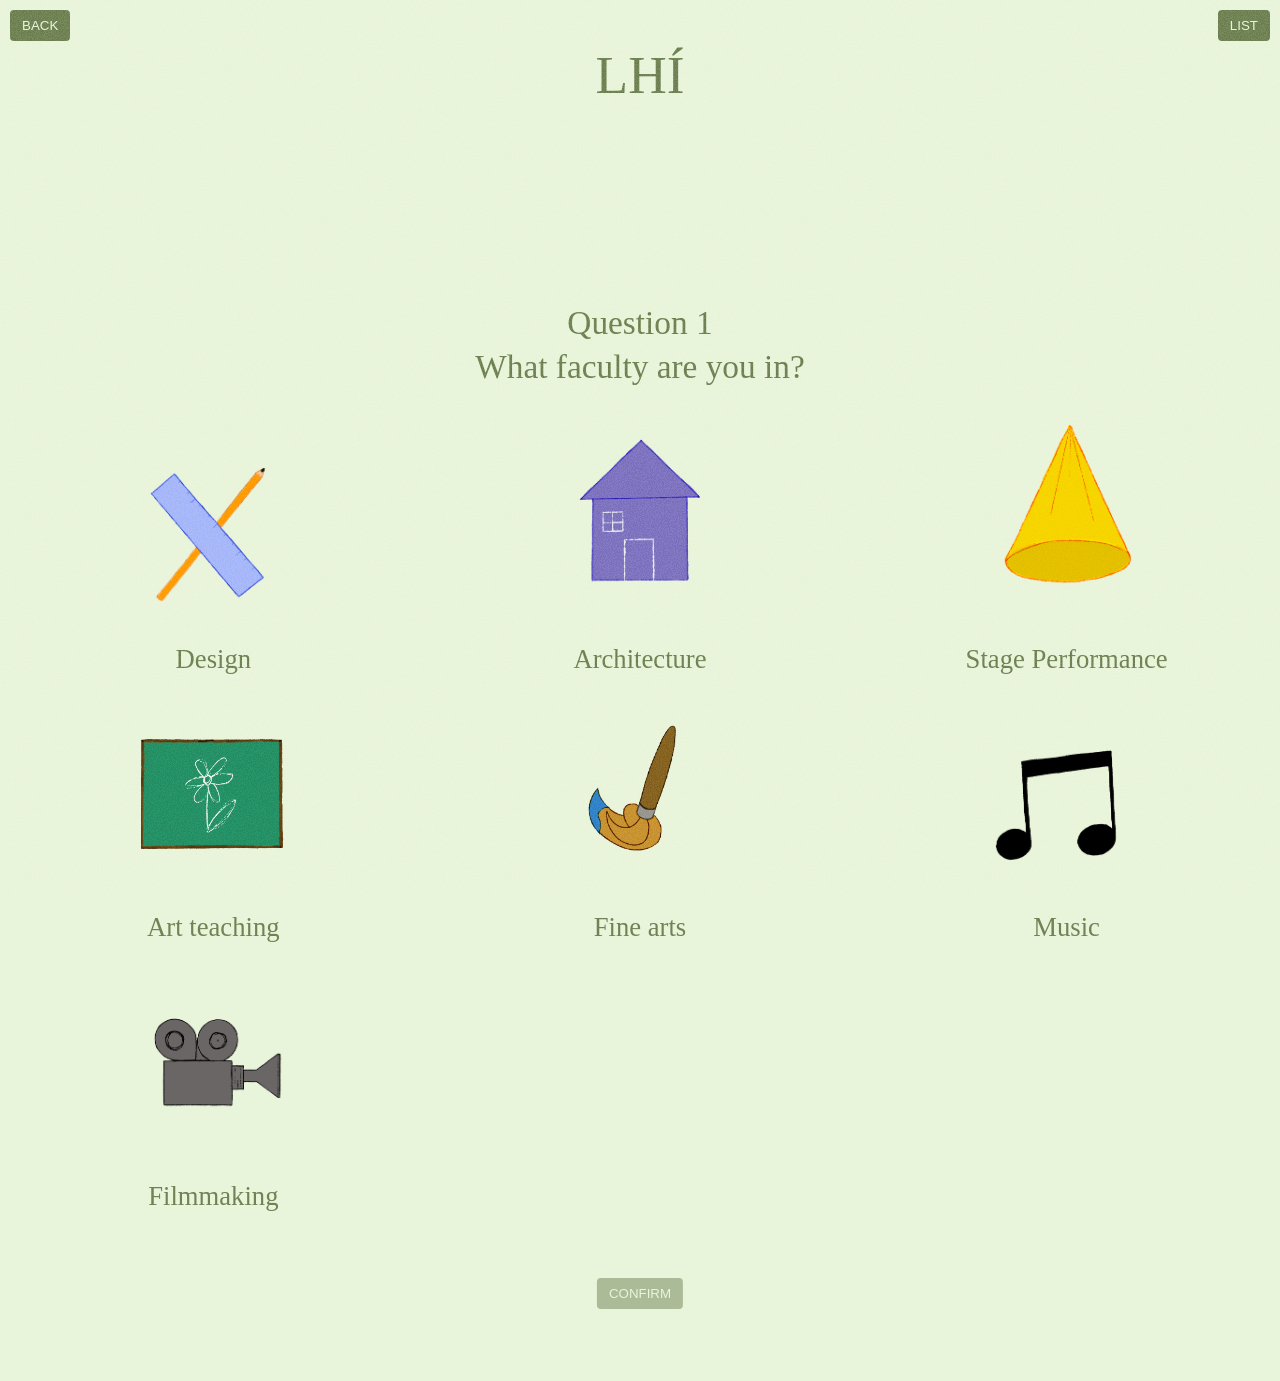
<file: LHI.html>
<!DOCTYPE html>
<html lang="en">
<head>
<meta charset="UTF-8" />
<title>LHÍ book quiz</title>
<link href="quizz.css" rel="stylesheet">
</head>
  
<body>
  <div class="grain-overlay" aria-hidden="true"></div>
  
<nav>
  <h1>LHÍ</h1>
  <button class="list-button" onclick="window.location='LISTI.html'">LIST</button>
  <button class="back-button" onclick="window.location='index.html'">BACK</button>
</nav>
  
<div class="questionblock">
  <div class="question">
    <h2 style="color:#718355;margin-top: 164px"> Question 1</h2>
    <h2>What faculty are you in?</h2>
  </div>
  
  <div class="answers">
    <div class="answer answer1" id="Design" data-answer="Design" data-number="1">
            <img src="photos/Design.png" >
      <div class="value">Design</div>
    </div>
    
    <div class="answer answer1" id="Architecture" data-answer="Architecture" data-number="1">
      <img src="photos/Architecture_.png" >
      <div class="value">Architecture</div>
    </div>
    
    <div class="answer answer1" id="StagePerformance" data-answer="Stageperformance" data-number="1">
      <img src="photos/Stage.png" >
      <div class="value">Stage Performance</div>
    </div>
    
    <div class="answer answer1" id="ArtTeaching"  data-answer="Art teaching" data-number="1">
      <img src="photos/artteaching.png" >
      <div class="value">Art teaching</div>
    </div>
    
    <div class="answer answer1" id="FineArts"  data-answer="Fine arts" data-number="1">
      <img src="photos/Fine_Arts.png" >
      <div class="value">Fine arts</div>
    </div>
    
    <div class="answer answer1" id="Music"  data-answer="Music" data-number="1">
      <img src="photos/Music.png" >
      <div class="value">Music</div>
    </div>
    
    <div class="answer answer1" id="Filmmaking"  data-answer="Filmmaking" data-number="1">
      <img src="photos/filmmaking.png" >
      <div class="value">Filmmaking</div>
    </div>
    
  </div>
    
</div>
  
<div class="questionblock" id="extraquestion">
  <div class="question">
    <h2 style="color:#718355;margin-top: 164px"> Question 2</h2>
    <h2>What department are you in?</h2>
  </div>
  
  <div class="answers">
    <div class="answer answer2 Design" id="GraphicDesign" data-answer="Graphic design" data-number="2">
            <img src="photos/graphic.png" >
      <div class="value">Graphic Design</div>
    </div>
    
    <div class="answer answer2 Design" id="FashionDesign" data-answer="Fashion design" data-number="2">
      <img src="photos/fashion.png" >
      <div class="value">Fashion Design</div>
    </div>
    
    <div class="answer answer2 Design" id="ProductDesign" data-answer="Product design" data-number="2">
      <img src="photos/product.png" >
      <div class="value">Product Design</div>
    </div>
    
    <div class="answer answer2 Stageperformance" id="Playwriting"  data-answer="Playwriting" data-number="2">
      <img src="photos/playwriting.png" >
      <div class="value">Playwriting</div>
    </div>
    
    <div class="answer answer2 Stageperformance" id="Acting"  data-answer="Acting" data-number="2">
      <img src="photos/acting.png" >
      <div class="value">Acting</div>
    </div>
    
    <div class="answer answer2 Stageperformance" id="ContemporaryDance"  data-answer="Contemporary dance" data-number="2">
      <img src="photos/dance.png" >
      <div class="value">Contemporary Dance</div>
    </div>
    
    <div class="answer answer2 Music" id="Classical"  data-answer="Classical" data-number="2">
      <img src="photos/classical.png" >
      <div class="value">Classical</div>
    </div>
    
    <div class="answer answer2 Music" id="Composition"  data-answer="Composition" data-number="2">
      <img src="photos/composing.png" >
      <div class="value">Composition</div>
    </div>
    
    <div class="answer answer2 Music" id="Contemporary"  data-answer="Contemporary" data-number="2">
      <img src="photos/contemporary.png" >
      <div class="value">Contemporary</div>
    </div>
    
  </div>
    
</div>
  
<button class="send-button">CONFIRM</button>
    <br><br><br><br><br>

</body>
</html>

<script>

  
    var unselected = '#97A97C';
    var selected = '#718355';
  
    var generaljson = {
  "lhi": [
    {
      "Faculty": "Design",
      "Department": "Graphic design",
      "": "",
      "Book": "Logo Design ",
      "Author": "Julius Wiedemann",
      "Link": "https://www.rizzolibookstore.com/sites/rizzolibookstore.com/files/styles/product_main/public/timberImage/97/9783836556347.jpg?itok=EawGgn7h",
      "Description": ""
    },
    {
      "Faculty": "Design",
      "Department": "Graphic design",
      "": "",
      "Book": "History of Graphic Design",
      "Author": "Philip B. Megs, ",
      "Link": "https://m.media-amazon.com/images/I/51D7AMAjN6L._AC_UF1000,1000_QL80_.jpg",
      "Description": ""
    },
    {
      "Faculty": "Design",
      "Department": "Graphic design",
      "": "",
      "Book": " The Graphic Design Bible",
      "Author": "Heo Inglis",
      "Link": "https://m.media-amazon.com/images/I/71oVEFq8XEL._AC_UF1000,1000_QL80_.jpg",
      "Description": ""
    },
    {
      "Faculty": "Design",
      "Department": "Fashion design",
      "": "",
      "Book": "Fashion, Perversity, and the Sixties Laid Bare",
      "Author": "Fred Vermorel",
      "Link": "https://www.publishersweekly.com/cover/9780879516918",
      "Description": ""
    },
    {
      "Faculty": "Design",
      "Department": "Fashion design",
      "": "",
      "Book": " Sustainable Fashion,",
      "Author": "Wearme Fashion,",
      "Link": "https://cdn.waterstones.com/bookjackets/large/9788/4174/9788417412791.jpg",
      "Description": ""
    },
    {
      "Faculty": "Design",
      "Department": "Fashion design",
      "": "",
      "Book": "Art/Fashion in the 21st Century",
      "Author": "Michell Oakley Smith, Alison Kubler",
      "Link": "https://m.media-amazon.com/images/S/compressed.photo.goodreads.com/books/1367782474i/17573862.jpg",
      "Description": ""
    },
    {
      "Faculty": "Design",
      "Department": "Product design",
      "": "",
      "Book": "Apple Design",
      "Author": "Friedrich von Borries\n",
      "Link": "https://m.media-amazon.com/images/I/31iNqHinTcL._AC_UF1000,1000_QL80_.jpg",
      "Description": ""
    },
    {
      "Faculty": "Design",
      "Department": "Product design",
      "": "",
      "Book": "Scandinavian Design",
      "Author": "Charlotte Fiell,",
      "Link": "https://m.media-amazon.com/images/S/compressed.photo.goodreads.com/books/1347490474i/283915.jpg",
      "Description": ""
    },
    {
      "Faculty": "Design",
      "Department": "Product design",
      "": "",
      "Book": "Eames Design",
      "Author": "John Neuhart",
      "Link": "https://m.media-amazon.com/images/S/compressed.photo.goodreads.com/books/1328853109i/319492.jpg",
      "Description": ""
    },
    {
      "Faculty": "Architecture",
      "Department": "",
      "": "",
      "Book": "My Life as an Architect in Tokyo",
      "Author": "Kengo Kuma",
      "Link": "https://m.media-amazon.com/images/S/compressed.photo.goodreads.com/books/1624656459i/58412678.jpg",
      "Description": ""
    },
    {
      "Faculty": "Architecture",
      "Department": "",
      "": "",
      "Book": "Architect's Pocket Book",
      "Author": " Charlotte Baden-Powell",
      "Link": "https://m.media-amazon.com/images/S/compressed.photo.goodreads.com/books/1348469753i/4667492.jpg",
      "Description": ""
    },
    {
      "Faculty": "Architecture",
      "Department": "",
      "": "",
      "Book": "Theory and Design in the First Machine Age",
      "Author": "Reyner Banham",
      "Link": "https://m.media-amazon.com/images/S/compressed.photo.goodreads.com/books/1347370840i/199734.jpg",
      "Description": ""
    },
    {
      "Faculty": "Stageperformance",
      "Department": "Playwriting",
      "": "",
      "Book": "Script Supervising and Film Continuity",
      "Author": "Pat. P. Miller ",
      "Link": "https://m.media-amazon.com/images/S/compressed.photo.goodreads.com/books/1698951253i/149774068.jpg",
      "Description": ""
    },
    {
      "Faculty": "Stageperformance",
      "Department": "Playwriting",
      "": "",
      "Book": " The Writer's Journey",
      "Author": "Christopher Vogler",
      "Link": "https://m.media-amazon.com/images/I/81OSCchWimL._AC_UF1000,1000_QL80_.jpg",
      "Description": ""
    },
    {
      "Faculty": "Stageperformance",
      "Department": "Playwriting",
      "": "",
      "Book": "Communists, Cowboys, and Queers",
      "Author": " David Savran",
      "Link": "https://encrypted-tbn0.gstatic.com/images?q=tbn:ANd9GcQXd4LjmeaHQ9PXDriZVDF7QiDURnZk1IV4HoOGX0v9VrOLg1KndYjtRnE&s=10",
      "Description": ""
    },
    {
      "Faculty": "Stageperformance",
      "Department": "Acting",
      "": "",
      "Book": "Some of Me ",
      "Author": "Isabella Rossellini",
      "Link": "https://m.media-amazon.com/images/S/compressed.photo.goodreads.com/books/1387739403i/625317.jpg",
      "Description": ""
    },
    {
      "Faculty": "Stageperformance",
      "Department": "Acting",
      "": "",
      "Book": "Pageboy",
      "Author": "Elliot Page",
      "Link": "https://m.media-amazon.com/images/S/compressed.photo.goodreads.com/books/1670327813i/60473073.jpg",
      "Description": ""
    },
    {
      "Faculty": "Stageperformance",
      "Department": "Acting",
      "": "",
      "Book": "Directing Actors",
      "Author": "Judith Weston",
      "Link": "https://m.media-amazon.com/images/S/compressed.photo.goodreads.com/books/1395001839i/254807.jpg",
      "Description": ""
    },
    {
      "Faculty": "Stageperformance",
      "Department": "Contemporary dance",
      "": "",
      "Book": "Dance, Consumerism and Spirituality ",
      "Author": "C.S. Walter",
      "Link": "https://encrypted-tbn0.gstatic.com/images?q=tbn:ANd9GcRYHsiojJ5SwjDe3fh7XQwiHW3LGsAv1OEfE6-jsA1eIw&s",
      "Description": ""
    },
    {
      "Faculty": "Stageperformance",
      "Department": "Contemporary dance",
      "": "",
      "Book": "The Kabuki Theatre of Japan",
      "Author": "A.C. Scott",
      "Link": "https://m.media-amazon.com/images/I/81Z+HEaodVL._AC_UF350,350_QL50_.jpg",
      "Description": ""
    },
    {
      "Faculty": "Stageperformance",
      "Department": "Contemporary dance",
      "": "",
      "Book": "Decentering Dancing Texts",
      "Author": "Janet Lansdale",
      "Link": "https://encrypted-tbn0.gstatic.com/images?q=tbn:ANd9GcTRtAEp7vrYZrfliP5OcqG-8tIxEFbqfEqFEtkSXp3Vpg&s",
      "Description": ""
    },
    {
      "Faculty": "Filmmaking",
      "Department": "",
      "": "",
      "Book": "501 Must-See Movies  ",
      "Author": "Polly Manguel ",
      "Link": "https://m.media-amazon.com/images/S/compressed.photo.goodreads.com/books/1349876659i/16078665.jpg",
      "Description": ""
    },
    {
      "Faculty": "Filmmaking",
      "Department": "",
      "": "",
      "Book": "Make Trouble",
      "Author": "John Waters",
      "Link": "https://m.media-amazon.com/images/S/compressed.photo.goodreads.com/books/1492233900i/30753998.jpg",
      "Description": ""
    },
    {
      "Faculty": "Filmmaking",
      "Department": "",
      "": "",
      "Book": "Men, Women, and Chain Saws",
      "Author": "Carol J. CLover",
      "Link": "https://m.media-amazon.com/images/S/compressed.photo.goodreads.com/books/1348474893i/293192.jpg",
      "Description": ""
    },
    {
      "Faculty": "Art teaching",
      "Department": "",
      "": "",
      "Book": "Teaching Primary Music",
      "Author": "Alison Daubney",
      "Link": "https://m.media-amazon.com/images/S/compressed.photo.goodreads.com/books/1495338637i/33939502.jpg",
      "Description": ""
    },
    {
      "Faculty": "Art teaching",
      "Department": "",
      "": "",
      "Book": "Creative and Mental Growth: 5th Edition",
      "Author": "Viktor Lowenfeld",
      "Link": "https://pictures.abebooks.com/isbn/9780023720802-uk.jpg",
      "Description": ""
    },
    {
      "Faculty": "Fine arts",
      "Department": "",
      "": "",
      "Book": "The Painting of Modern Life  ",
      "Author": "Vija Celmins",
      "Link": "https://m.media-amazon.com/images/S/compressed.photo.goodreads.com/books/1266535763i/2093445.jpg",
      "Description": ""
    },
    {
      "Faculty": "Fine arts",
      "Department": "",
      "": "",
      "Book": "Hverra Manna Ertu?",
      "Author": "Hulda Hákon",
      "Link": "https://m.media-amazon.com/images/S/compressed.photo.goodreads.com/books/1635352177i/59464488.jpg",
      "Description": ""
    },
    {
      "Faculty": "Fine arts",
      "Department": "",
      "": "",
      "Book": "Everything Must Have a Name",
      "Author": "David Shrigley",
      "Link": "  https://encrypted-tbn0.gstatic.com/images?q=tbn:ANd9GcRk3igtnWX8sGiRGueAEq3JSZcX8t_e3BDzpydjGsSB3UCN6Eaq3KgplZsS&s=10",
      "Description": ""
    },
    {
      "Faculty": "Music",
      "Department": "Classical",
      "": "",
      "Book": "Chopin,",
      "Author": "Camille Bourniquel,",
      "Link": "https://m.media-amazon.com/images/S/compressed.photo.goodreads.com/books/1650459519i/3413033.jpg",
      "Description": ""
    },
    {
      "Faculty": "Music",
      "Department": "Composition",
      "": "",
      "Book": "Conceptualizing Music",
      "Author": "Lawrence M. Zbikowski",
      "Link": "https://m.media-amazon.com/images/I/618tQZPaE0L._AC_UF894,1000_QL80_.jpg",
      "Description": ""
    },
    {
      "Faculty": "Music",
      "Department": "Composition",
      "": "",
      "Book": "Composing Under the Skin",
      "Author": "Paul Craenen",
      "Link": "https://lup.be/wp-content/uploads/2024/01/66265_jpg_rgb_original-wpv_240x0.jpg",
      "Description": ""
    },
    {
      "Faculty": "Music",
      "Department": "Contemporary",
      "": "",
      "Book": "Musical Exoticism",
      "Author": "Ralph P. Locke",
      "Link": "https://m.media-amazon.com/images/S/compressed.photo.goodreads.com/books/1348765631i/6666011.jpg",
      "Description": ""
    },
    {
      "Faculty": "Music",
      "Department": "Contemporary",
      "": "",
      "Book": "Tónlist er Tónlist",
      "Author": "Arnar Eggert Thoroddsen",
      "Link": "https://arnareggert.is/wp-content/uploads/2013/10/tonlist-er-tonlist-kapa.jpg",
      "Description": ""
    }
  ]
};
    var generallength = generaljson.lhi.length;
    var answers = [];
  
    var extra = false;
    
    function extraQuestion(){
    
    document.getElementById('extraquestion').style.display = 'none';
    document.querySelectorAll('.answer2').forEach(function(element){

    element.style.display = 'none';

    });
  }
  
    extraQuestion();
  
    document.querySelectorAll('.answer').forEach(function(element){
        
        element.addEventListener('click', function(){
        
            let elementclass = element.dataset.number;
            
            if(elementclass == '1'){
                
                extraQuestion();
              
                document.querySelectorAll('.answer1').forEach(function(element){
                    
                    element.children[1].classList.remove('selected');
                  
                });
                
                answers[0] = element.dataset.answer;
              
                //Checking if extra answers need to be offered
                if(element.dataset.answer == 'Design' || element.dataset.answer == 'Stageperformance' || element.dataset.answer == 'Music' ){
                
                  let extraa = element.dataset.answer;
                  
                  document.getElementById('extraquestion').style.display = 'block';
                  
                  document.querySelectorAll('.'+extraa).forEach(function(element){
    
                    element.style.display = 'flex';

                  })
                  
                  extra = true;
                  
                }else{
                  answers.splice(1); 
                  extra = false;
                }
                
            }else if(elementclass == '2'){
                
                document.querySelectorAll('.answer2').forEach(function(element){
                    
                  
                  element.children[1].classList.remove('selected');
                    
                });
                
                answers[1] = element.dataset.answer;
                
            };
            
            element.children[1].classList.add('selected');
        
          if(answers.length == 1 && document.getElementById('extraquestion').style.display == 'none' || answers.length == 2){
          document.querySelector('.send-button').style.pointerEvents = 'all';
          document.querySelector('.send-button').style.opacity = 1;
          }
          
          console.log(answers);
          
          
        })
        
    });
  
    document.querySelector('.send-button').addEventListener('click', function(){
      
      document.querySelectorAll('.questionblock').forEach(function(element){
        
        element.style.display = 'none';
        
      })
      
      for(var i=0; i<generallength; i++){

              if(generaljson.lhi[i].Faculty == answers[0] && extra == false || generaljson.lhi[i].Faculty == answers[0] && generaljson.lhi[i].Department == answers[1]){
                  
                  document.querySelector('body').insertAdjacentHTML('beforeend', '<div class="Book" id="Book'+i+'" id="b'+i+'"><img id="Bookimg'+i+'" src="" ><div class="booktitle" id="booktitle'+i+'"></div><div class="bookauthor" id="bookauthor'+i+'"></div><div class="bookdescription" id="bookdescription'+i+'"></div></div>');
                
                    let book = generaljson.lhi[i].Book;
                    let author = generaljson.lhi[i].Author;
                    let description = generaljson.lhi[i].Description;
                    let photo = generaljson.lhi[i].Link;
                
                    console.log(generaljson.lhi[i].Faculty);
                    console.log(book);

                    document.getElementById('booktitle'+i).innerHTML = book;
                    document.getElementById('bookauthor'+i).innerHTML = 'by ' + author;
                    document.getElementById('bookdescription'+i).innerHTML = description;
                    document.getElementById('Bookimg'+i).src = photo;
              
                }

            }
      
      document.querySelector('.send-button').style.display = 'none';
      
    })
    
    
</script>
</file>
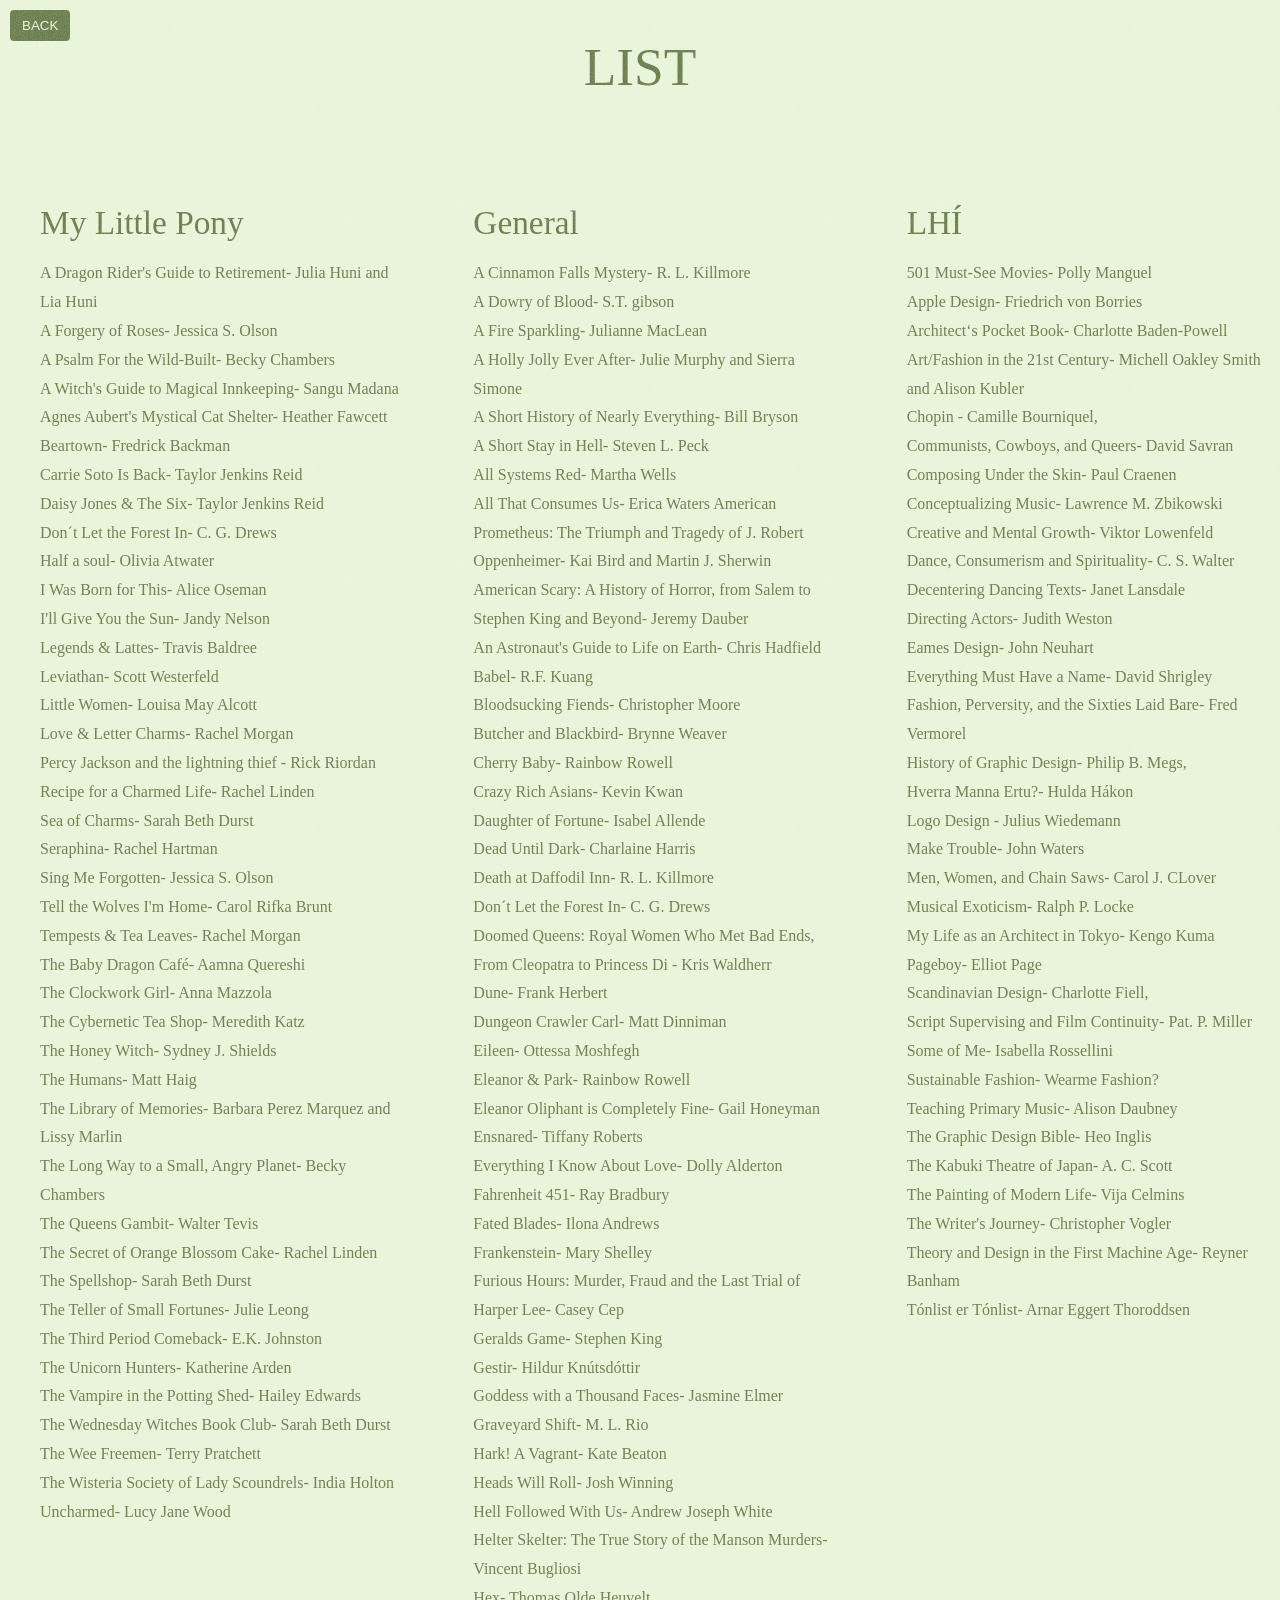
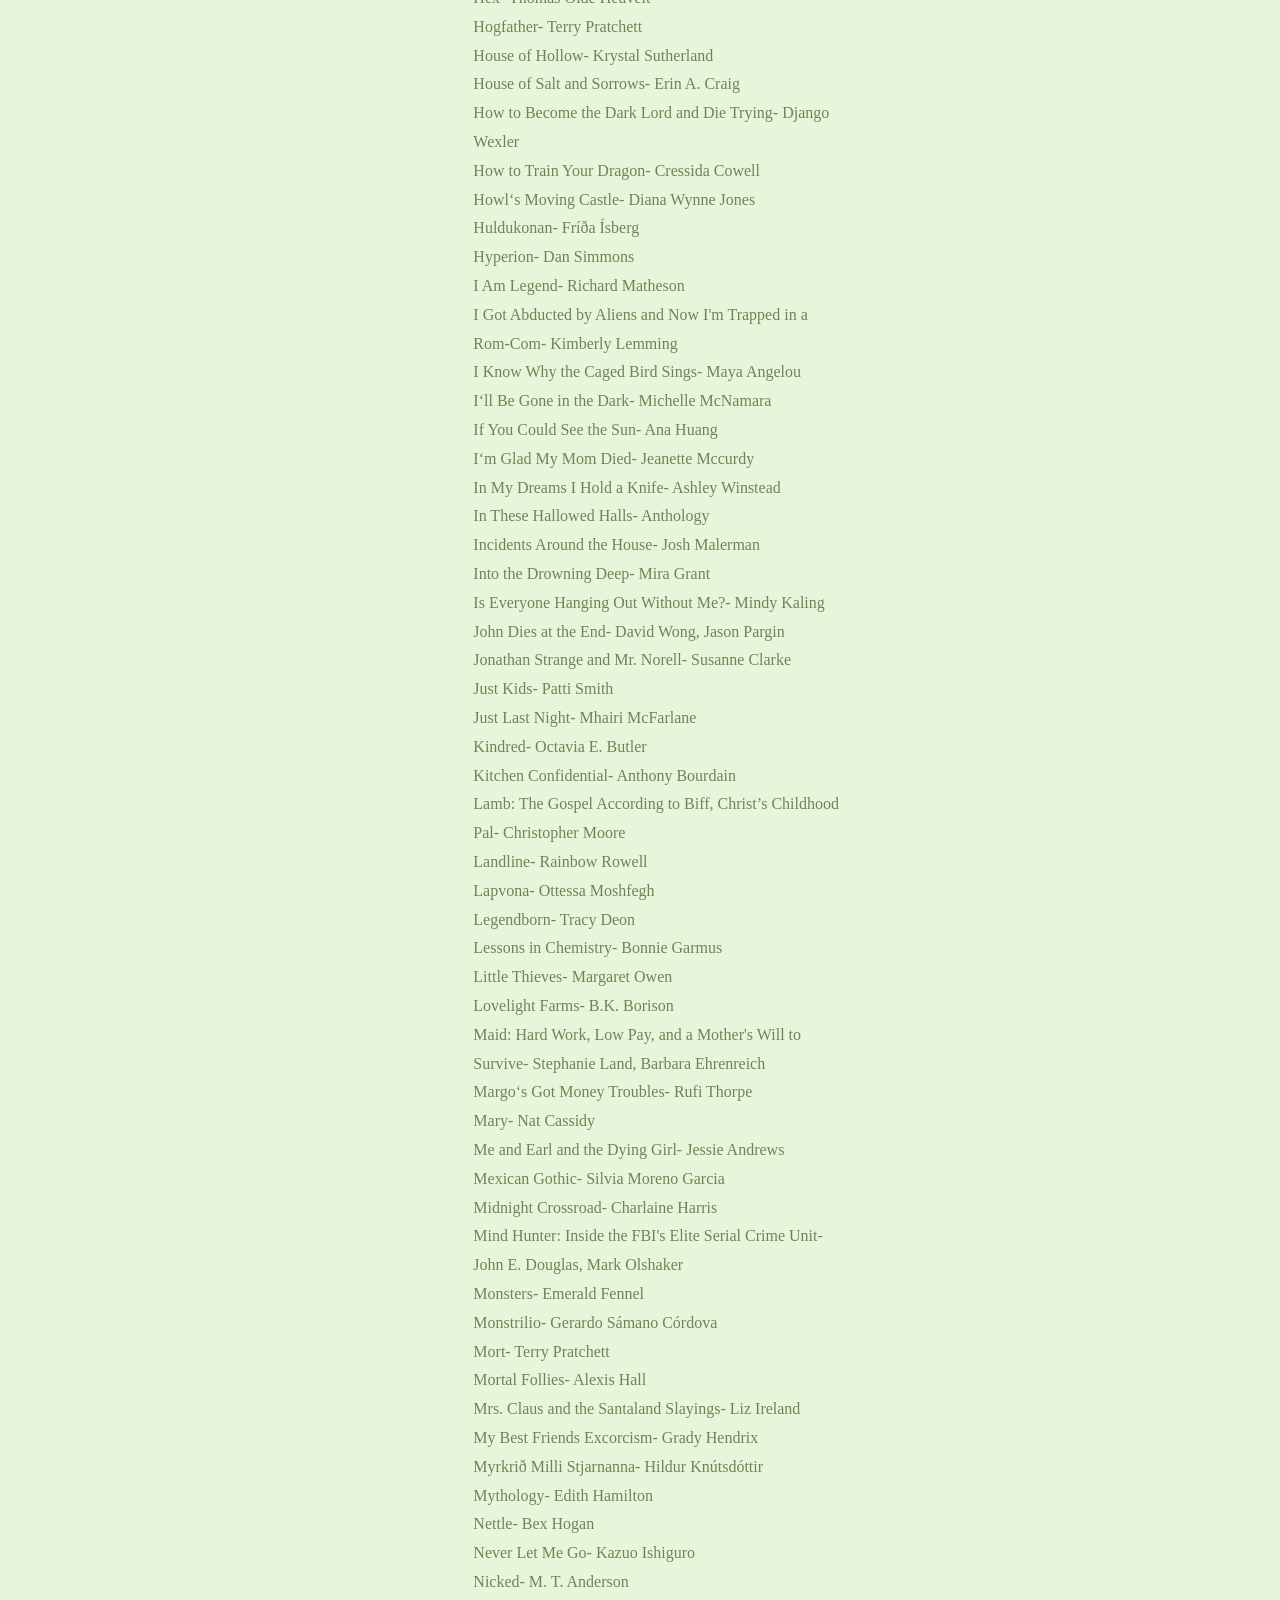
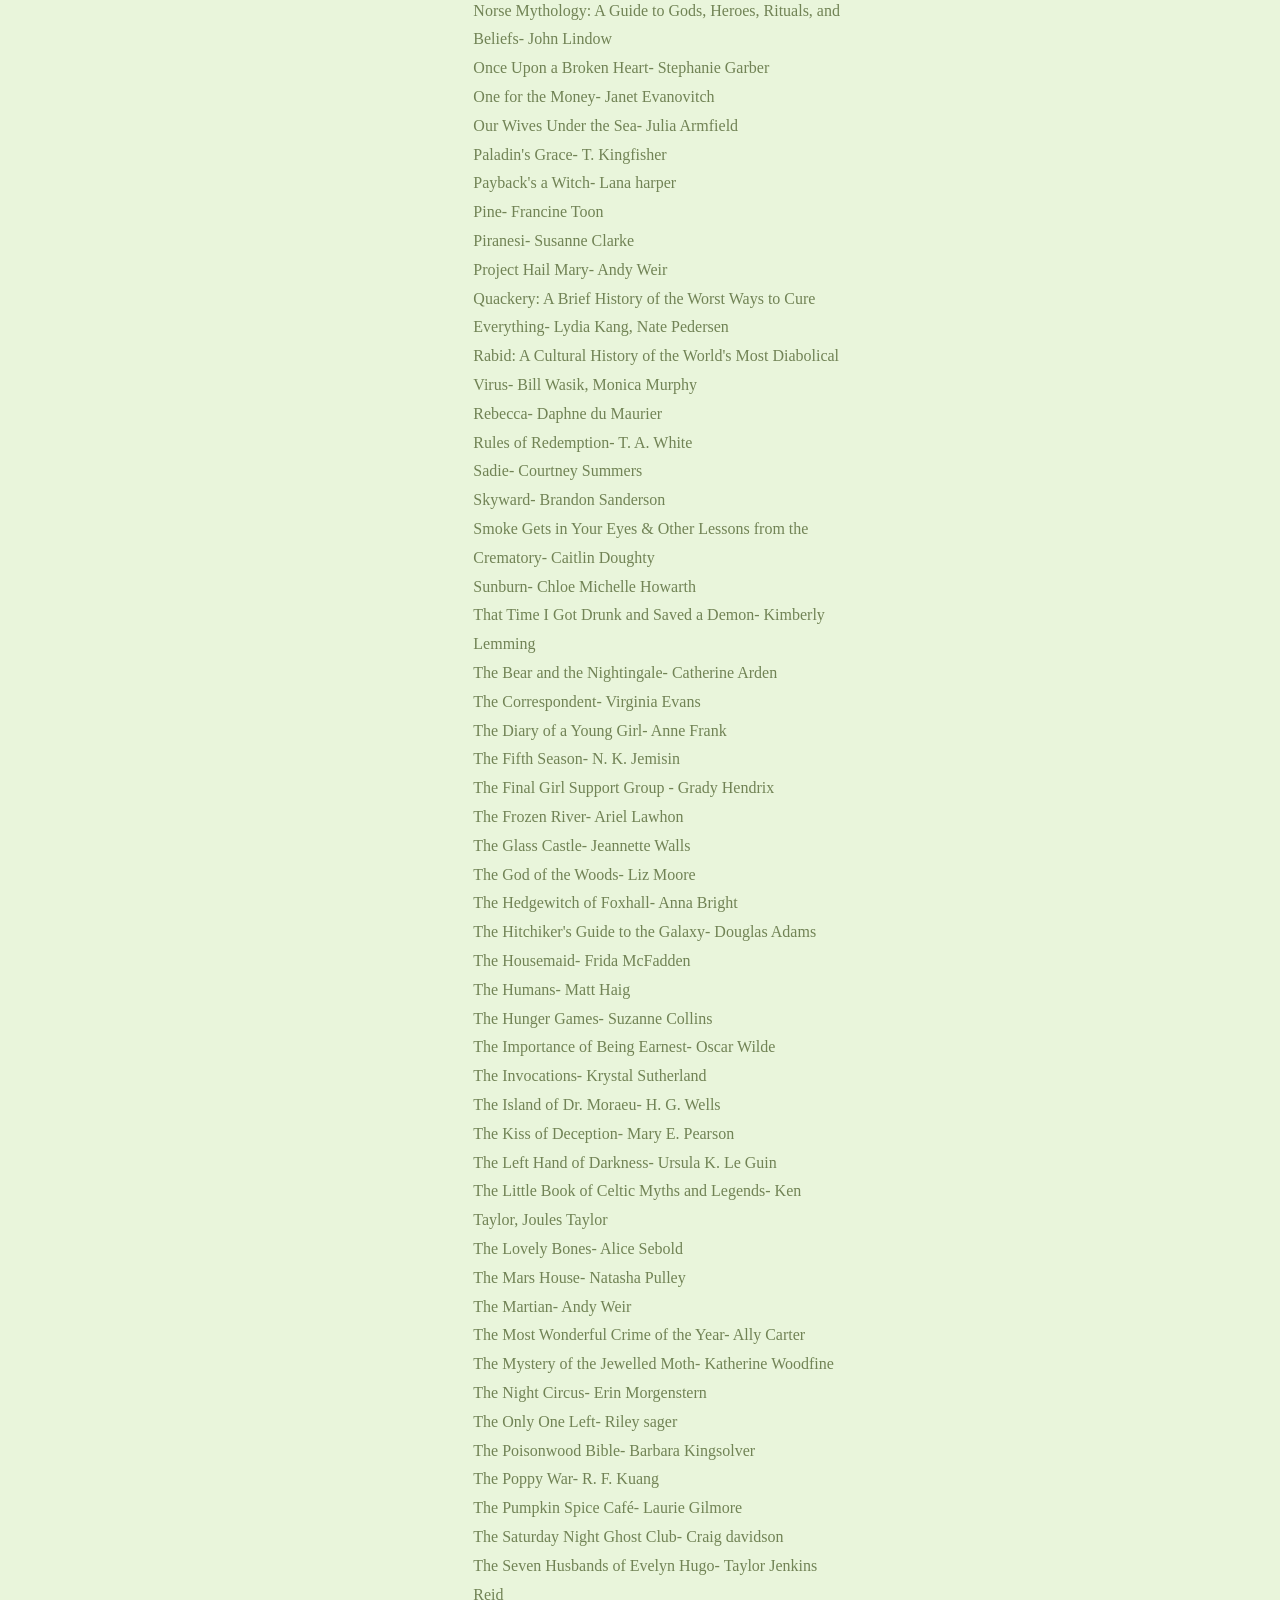
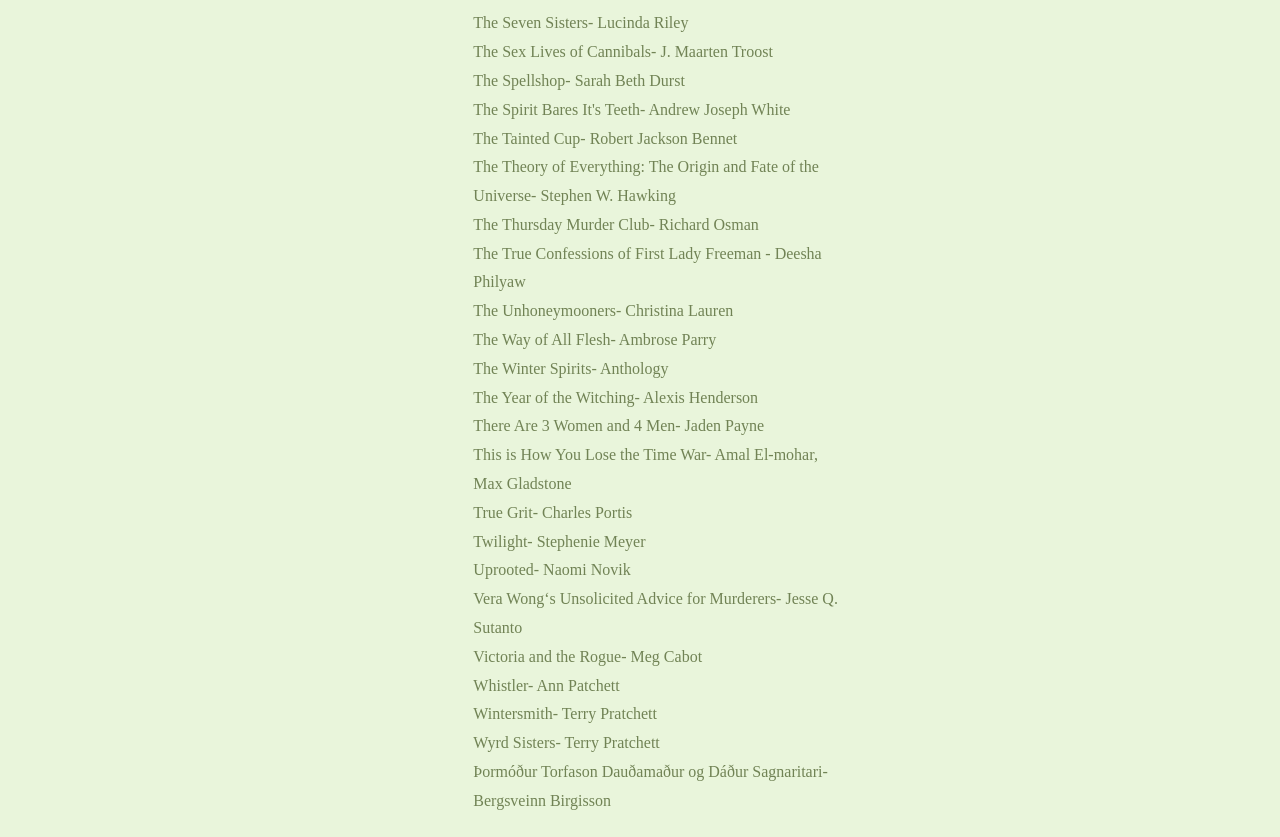
<file: LISTI.html>
<!DOCTYPE html>
<html lang="en">
<head>
  
<meta charset="UTF-8" />
<title>List</title>
<style>
  body {
    background-color: #e9f5db;
    margin: 0;
    height: 100vh;
  }
  .grain-overlay {
  position: fixed;
  inset: 0;
  background: url("overlay/grain.gif") repeat;
  opacity: 0.05;
  mix-blend-mode: overlay;
  pointer-events: none;
  z-index: 9999;
}
  .back-button {
    position: absolute;
    top: 10px;
    left: 10px;
    padding: 8px 12px;
    background-color: #718355;
    border: none;
    border-radius: 4px;
    color:#e9f5db;
    cursor: pointer;
  }
  
    h1 {
  display: flex;
  flex-direction: column; 
  align-items: center;
  color: #718355;
  font-family: "Bodoni MT";
  font-size: 40pt;
  font-weight: 100;  
}
  
    h2 {
  display: flex;
  flex-direction: column; 
  align-items: right;
  color: #718355;
  font-family: "Bodoni MT";
  font-weight: 100;
  font-size: 25pt;
  margin-left: 40px;
  line-height: 0.5;
}
  h4 {
      line-height: 1.8;
      color: #718355;
      font-family: bodoni mt;
      font-weight: 100;
      margin-left: 40px;



  }
  .generallist{
  display: flex;
  gap: 20px; /* Adds space between the two blocks */
}

.text {
  flex: 1; /* Makes both blocks take up equal width */
}

</style>
</head>
<body>
  <div class="grain-overlay" aria-hidden="true"></div>
  
  <h1>LIST</h1><br><br><br>
  
  <button class="back-button" onclick="window.location='index.html'">BACK</button>
    <div class="generallist">
      <div class="text">
  <h2>My Little Pony</h2>
  <h4>
 A Dragon Rider's Guide to Retirement- Julia Huni and Lia Huni    <br> 
A Forgery of Roses- Jessica S. Olson<br> 
A Psalm For the Wild-Built- Becky Chambers<br> 
A Witch's Guide to Magical Innkeeping- Sangu Madana<br> 
Agnes Aubert's Mystical Cat Shelter- Heather Fawcett<br> 
Beartown- Fredrick Backman<br> 
Carrie Soto Is Back- Taylor Jenkins Reid<br> 
Daisy Jones & The Six- Taylor Jenkins Reid<br> 
Don´t Let the Forest In- C. G. Drews<br> 
Half a soul- Olivia Atwater<br> 
I Was Born for This- Alice Oseman<br> 
I'll Give You the Sun- Jandy Nelson<br> 
Legends & Lattes- Travis Baldree<br> 
Leviathan- Scott Westerfeld<br> 
Little Women- Louisa May Alcott<br> 
Love & Letter Charms- Rachel Morgan<br> 
Percy Jackson and the lightning thief - Rick Riordan<br> 
Recipe for a Charmed Life- Rachel Linden<br> 
Sea of Charms- Sarah Beth Durst<br> 
Seraphina- Rachel Hartman<br> 
Sing Me Forgotten- Jessica S. Olson<br> 
Tell the Wolves I'm Home- Carol Rifka Brunt<br> 
Tempests & Tea Leaves- Rachel Morgan<br> 
The Baby Dragon Café- Aamna Quereshi<br> 
The Clockwork Girl- Anna Mazzola<br> 
The Cybernetic Tea Shop- Meredith Katz<br> 
The Honey Witch- Sydney J. Shields<br> 
The Humans- Matt Haig<br> 
The Library of Memories- Barbara Perez Marquez and  Lissy Marlin<br> 
The Long Way to a Small, Angry Planet- Becky Chambers<br> 
The Queens Gambit- Walter Tevis<br> 
The Secret of Orange Blossom Cake- Rachel Linden<br> 
The Spellshop- Sarah Beth Durst<br> 
The Teller of Small Fortunes- Julie Leong<br> 
The Third Period Comeback- E.K. Johnston<br> 
The Unicorn Hunters- Katherine Arden<br> 
The Vampire in the Potting Shed- Hailey Edwards<br> 
The Wednesday Witches Book Club- Sarah Beth Durst<br> 
The Wee Freemen- Terry Pratchett<br> 
The Wisteria Society of Lady Scoundrels- India Holton<br> 
Uncharmed- Lucy Jane Wood<br> 

  
  
  </h4>
        </div >
            <div class="text">

  <h2>General</h2>
  <h4>
  A Cinnamon Falls Mystery- R. L. Killmore<br>
A Dowry of Blood- S.T. gibson<br>
A Fire Sparkling- Julianne MacLean<br>
A Holly Jolly Ever After- Julie Murphy and Sierra Simone<br>
A Short History of Nearly Everything- Bill Bryson<br>
A Short Stay in Hell- Steven L. Peck<br>
All Systems Red- Martha Wells<br>
All That Consumes Us- Erica Waters
American Prometheus: The Triumph and Tragedy of J. Robert Oppenheimer- Kai Bird and Martin J. Sherwin<br>
American Scary: A History of Horror, from Salem to Stephen King and Beyond- Jeremy Dauber<br>
An Astronaut's Guide to Life on Earth- Chris Hadfield<br>
Babel- R.F. Kuang<br>
Bloodsucking Fiends- Christopher Moore<br>
Butcher and Blackbird- Brynne Weaver<br>
Cherry Baby- Rainbow Rowell<br>
Crazy Rich Asians- Kevin Kwan<br>
Daughter of Fortune- Isabel Allende<br>
Dead Until Dark- Charlaine Harris<br>
Death at Daffodil Inn- R. L. Killmore<br>
Don´t Let the Forest In- C. G. Drews<br>
Doomed Queens: Royal Women Who Met Bad Ends, From Cleopatra to Princess Di - Kris Waldherr<br>
Dune- Frank Herbert<br>
Dungeon Crawler Carl- Matt Dinniman<br>
Eileen- Ottessa Moshfegh<br>
Eleanor & Park- Rainbow Rowell<br>
Eleanor Oliphant is Completely Fine- Gail Honeyman<br>
Ensnared- Tiffany Roberts<br>
Everything I Know About Love- Dolly Alderton<br>
Fahrenheit 451- Ray Bradbury<br>
Fated Blades- Ilona Andrews<br>
Frankenstein- Mary Shelley<br>
Furious Hours: Murder, Fraud and the Last Trial of Harper Lee- Casey Cep<br>
Geralds Game- Stephen King<br>
Gestir- Hildur Knútsdóttir<br>
Goddess with a Thousand Faces- Jasmine Elmer<br>
Graveyard Shift- M. L. Rio<br>
Hark! A Vagrant- Kate Beaton<br>
Heads Will Roll- Josh Winning<br>
Hell Followed With Us- Andrew Joseph White<br>
Helter Skelter: The True Story of the Manson Murders- Vincent Bugliosi<br>
Hex- Thomas Olde Heuvelt<br>
Hogfather- Terry Pratchett<br>
House of Hollow- Krystal Sutherland<br>
House of Salt and Sorrows- Erin A. Craig<br>
How to Become the Dark Lord and Die Trying- Django Wexler<br>
How to Train Your Dragon- Cressida Cowell<br>
Howl‘s Moving Castle- Diana Wynne Jones<br>
Huldukonan- Fríða Ísberg<br>
Hyperion- Dan Simmons<br>
I Am Legend- Richard Matheson<br>
I Got Abducted by Aliens and Now I'm Trapped in a Rom-Com- Kimberly Lemming<br>
I Know Why the Caged Bird Sings- Maya Angelou<br>
I‘ll Be Gone in the Dark- Michelle McNamara<br>
If You Could See the Sun- Ana Huang<br>
I‘m Glad My Mom Died- Jeanette Mccurdy<br>
In My Dreams I Hold a Knife- Ashley Winstead<br>
In These Hallowed Halls- Anthology<br>
Incidents Around the House- Josh Malerman<br>
Into the Drowning Deep- Mira Grant<br>
Is Everyone Hanging Out Without Me?- Mindy Kaling<br>
John Dies at the End-  David Wong, Jason Pargin<br>
Jonathan Strange and Mr. Norell- Susanne Clarke<br>
Just Kids- Patti Smith<br>
Just Last Night- Mhairi McFarlane<br>
Kindred- Octavia E. Butler<br>
Kitchen Confidential- Anthony Bourdain<br>
Lamb: The Gospel According to Biff, Christ’s Childhood Pal- Christopher Moore<br>
Landline- Rainbow Rowell<br>
Lapvona- Ottessa Moshfegh<br>
Legendborn- Tracy Deon<br>
Lessons in Chemistry-        	 Bonnie Garmus<br>
Little Thieves- Margaret Owen<br>
Lovelight Farms- B.K. Borison<br>
Maid: Hard Work, Low Pay, and a Mother's Will to Survive- Stephanie Land, Barbara Ehrenreich<br>
Margo‘s Got Money Troubles- Rufi Thorpe<br>
Mary- Nat Cassidy<br>
Me and Earl and the Dying Girl- Jessie Andrews<br>
Mexican Gothic- Silvia Moreno Garcia<br>
Midnight Crossroad- Charlaine Harris<br>
Mind Hunter: Inside the FBI's Elite Serial Crime Unit- John E. Douglas, Mark Olshaker<br>
Monsters- Emerald Fennel<br>
Monstrilio- Gerardo Sámano Córdova<br>
Mort- Terry Pratchett<br>
Mortal Follies- Alexis Hall<br>
Mrs. Claus and the Santaland Slayings- Liz Ireland<br>
My Best Friends Excorcism- Grady Hendrix<br>
Myrkrið Milli Stjarnanna- Hildur Knútsdóttir<br>
Mythology- Edith Hamilton<br>
Nettle- Bex Hogan<br>
Never Let Me Go- Kazuo Ishiguro<br>
Nicked- M. T. Anderson<br>
Norse Mythology: A Guide to Gods, Heroes, Rituals, and Beliefs- John Lindow<br>
Once Upon a Broken Heart- Stephanie Garber<br>
One for the Money- Janet Evanovitch<br>
Our Wives Under the Sea- Julia Armfield<br>
Paladin's Grace- T. Kingfisher<br>
Payback's a Witch- Lana harper<br>
Pine- Francine Toon<br>
Piranesi- Susanne Clarke<br>
Project Hail Mary- Andy Weir<br>
Quackery: A Brief History of the Worst Ways to Cure Everything- Lydia Kang, Nate Pedersen<br>
Rabid: A Cultural History of the World's Most Diabolical Virus- Bill Wasik, Monica Murphy<br>
Rebecca- Daphne du Maurier<br>
Rules of Redemption- T. A. White<br>
Sadie- Courtney Summers<br>
Skyward- Brandon Sanderson<br>
Smoke Gets in Your Eyes & Other Lessons from the Crematory- Caitlin Doughty<br>
Sunburn- Chloe Michelle Howarth<br>
That Time I Got Drunk and Saved a Demon- Kimberly Lemming<br>
The Bear and the Nightingale- Catherine Arden<br>
The Correspondent- Virginia Evans<br>
The Diary of a Young Girl- Anne Frank<br>
The Fifth Season- N. K. Jemisin<br>
The Final Girl Support Group - Grady Hendrix<br>
The Frozen River- Ariel Lawhon<br>
The Glass Castle- Jeannette Walls<br>
The God of the Woods- Liz Moore<br>
The Hedgewitch of Foxhall- Anna Bright<br>
The Hitchiker's Guide to the Galaxy- Douglas Adams<br>
The Housemaid- Frida McFadden<br>
The Humans- Matt Haig<br>
The Hunger Games- Suzanne Collins<br>
The Importance of Being Earnest- Oscar Wilde<br>
The Invocations- Krystal Sutherland<br>
The Island of Dr. Moraeu- H. G. Wells<br>
The Kiss of Deception- Mary E. Pearson<br>
The Left Hand of Darkness- Ursula K. Le Guin<br>
The Little Book of Celtic Myths and Legends- Ken Taylor, Joules Taylor<br>
The Lovely Bones- Alice Sebold<br>
The Mars House- Natasha Pulley<br>
The Martian- Andy Weir<br>
The Most Wonderful Crime of the Year- Ally Carter<br>
The Mystery of the Jewelled Moth- Katherine Woodfine<br>
The Night Circus- Erin Morgenstern<br>
The Only One Left- Riley sager<br>
The Poisonwood Bible- Barbara Kingsolver<br>
The Poppy War- R. F. Kuang<br>
The Pumpkin Spice Café- Laurie Gilmore<br>
The Saturday Night Ghost Club- Craig davidson<br>
The Seven Husbands of Evelyn Hugo- Taylor Jenkins Reid<br>
The Seven Sisters- Lucinda Riley<br>
The Sex Lives of Cannibals- J. Maarten Troost<br>
The Spellshop- Sarah Beth Durst<br>
The Spirit Bares It's Teeth- Andrew Joseph White<br>
The Tainted Cup- Robert Jackson Bennet<br>
The Theory of Everything: The Origin and Fate of the Universe- Stephen W. Hawking<br>
The Thursday Murder Club- Richard Osman<br>
The True Confessions of First Lady Freeman        	- Deesha Philyaw<br>
The Unhoneymooners- Christina Lauren<br>
The Way of All Flesh- Ambrose Parry<br>
The Winter Spirits- Anthology<br>
The Year of the Witching- Alexis Henderson<br>
There Are 3 Women and 4 Men- Jaden Payne<br>
This is How You Lose the Time War- Amal El-mohar, Max Gladstone<br>
True Grit- Charles Portis<br>
Twilight- Stephenie Meyer<br>
Uprooted- Naomi Novik<br>
Vera Wong‘s Unsolicited Advice for Murderers- Jesse Q. Sutanto<br>
Victoria and the Rogue- Meg Cabot<br>
Whistler- Ann Patchett<br>
Wintersmith- Terry Pratchett<br>
Wyrd Sisters- Terry Pratchett<br>
Þormóður Torfason Dauðamaður og Dáður Sagnaritari- Bergsveinn Birgisson<br>
 </h4>
</div >
        <div class="text">
  <h2>LHÍ</h2>
            <h4>
      501 Must-See Movies- Polly Manguel<br>
Apple Design- Friedrich von Borries<br>
Architect‘s Pocket Book-  Charlotte Baden-Powell<br>
Art/Fashion in the 21st Century- Michell Oakley Smith and Alison Kubler<br>
Chopin - Camille Bourniquel,<br>
Communists, Cowboys, and Queers- David Savran<br>
Composing Under the Skin- Paul Craenen<br>
Conceptualizing Music- Lawrence M. Zbikowski<br>
Creative and Mental Growth- Viktor Lowenfeld<br>
Dance, Consumerism and Spirituality- C. S. Walter<br>
Decentering Dancing Texts- Janet Lansdale<br>
Directing Actors- Judith Weston<br>
Eames Design- John Neuhart<br>
Everything Must Have a Name- David Shrigley<br>
Fashion, Perversity, and the Sixties Laid Bare- Fred Vermorel<br>
History of Graphic Design- Philip B. Megs,<br>
Hverra Manna Ertu?- Hulda Hákon<br>
Logo Design - Julius Wiedemann<br>
Make Trouble- John Waters<br>
Men, Women, and Chain Saws- Carol J. CLover<br>
Musical Exoticism- Ralph P. Locke<br>
My Life as an Architect in Tokyo- Kengo Kuma<br>
Pageboy- Elliot Page<br>
Scandinavian Design- Charlotte Fiell,<br>
Script Supervising and Film Continuity- Pat. P. Miller<br>
Some of Me- Isabella Rossellini<br>
Sustainable Fashion- Wearme Fashion?<br>
Teaching Primary Music- Alison Daubney<br>
The Graphic Design Bible- Heo Inglis<br>
The Kabuki Theatre of Japan- A. C. Scott<br>
The Painting of Modern Life- Vija Celmins<br>
The Writer's Journey- Christopher Vogler<br>
Theory and Design in the First Machine Age- Reyner Banham<br>
Tónlist er Tónlist- Arnar Eggert Thoroddsen<br>

          </h4>
      
  </div >
  </div >

</body>
</html>
</file>
<file: quizz.css>
html 
.grain-overlay {
  position: fixed;
  inset: 0;
  background: url("overlay/grain.gif") repeat;
  opacity: 0.05;
  mix-blend-mode: overlay;
  pointer-events: none;
  z-index: 9999;
}
{
  

  scroll-behavior:
}
  *{

    box-sizing: border-box;

  }

  body {
    background-color: #e9f5db;
    margin: 0;
    height: 100vh;
  }

  h1 {
    display: flex;
    flex-direction: column; 
    align-items: center;
    color: #718355;
    font-family: "Bodoni MT";
    font-size: 40pt;
    font-weight: 100;  
  }

  h2 {
    display: flex;
    flex-direction: column; 
    align-items: right;
    color: #718355;
    font-family: "Bodoni MT";
    font-weight: 100;
    font-size: 25pt;
    line-height: 0.5;
    text-align: center;
  }

  .questionblock, .question, .answers{
    position: relative;
    float: left;
    width: 100%;
  }

  .answer{
    position: relative;
    float: left;

    width: calc(100%/3);

    padding: 5px;

    display:flex;
    flex-direction: column; 
    align-items: center;

    color: #718355;
    font-family: "Bodoni MT";
    font-weight: 100;
    font-size: 20pt;
    line-height: 0.5;
  }

.answer:hover{
    
    cursor:pointer;
    
}

.answer img{
    
    height: 240px;
    margin-bottom: 5px;
    
}

.four{
    
    width: calc(100%/4);
    
}

  .back-button {
    position: absolute;
    top: 10px;
    left: 10px;
    color:#e9f5db;
    padding: 8px 12px;
    background-color: #718355;
    border: none;
    border-radius: 4px;
    cursor: pointer;
  }
  .list-button {
    position: absolute;
    top: 10px;
    right: 10px;
    padding: 8px 12px;
    background-color: #718355;
    color:#e9f5db;
    border: none;
    border-radius: 4px;
    cursor: pointer;
  }
  
  .send-button{
    margin-top: 70px;
    padding: 8px 12px;
    background-color: #718355;
    color:#e9f5db;
    margin-left: 50%;
    border: none;
    transform: translate(-50%,0);
    border-radius: 4px;
    cursor: pointer;
    pointer-events: none;
    opacity: 0.5;
    
  }
  
  .Book img{ 
    display: block;
    margin-left: auto;
    margin-right: auto;
    width: 300px;
    margin-top: 10px;
  }
  
  .bookdescription{ 
    margin-top: 50px;
    display: block;
    margin-left: 400px;
    margin-right: 400px;
    margin-bottom: 200px;
    font-size: 17pt;
    text-align: justify;
    line-height: 1.5;
    font-family: "Bodoni MT";
    color: #718355
    }
    
  .booktitle{
    margin-top: 50px;
    display: block;
    margin-left: 400px;
    margin-right: 400px;
    font-size: 25pt;
    text-align: center;
    line-height: 1.5;
    font-family: "Bodoni MT";
    color: #718355
    
  }
    .bookauthor{
    display: block;
    margin-left: 400px;
    margin-right: 400px;
    font-size: 25pt;
    text-align: center;
    line-height: 1.5;
    font-family: "Bodoni MT";
    color: #718355
    
  }
  
  .selected{
    
    color: #718355;
    text-decoration: underline;
    
  }
  
  .unselected{
    
    color: ;
    text-decoration: none;
  }

.poster{
margin-bottom: 15px;
margin-top: 30px;
  
  
}
</file>
